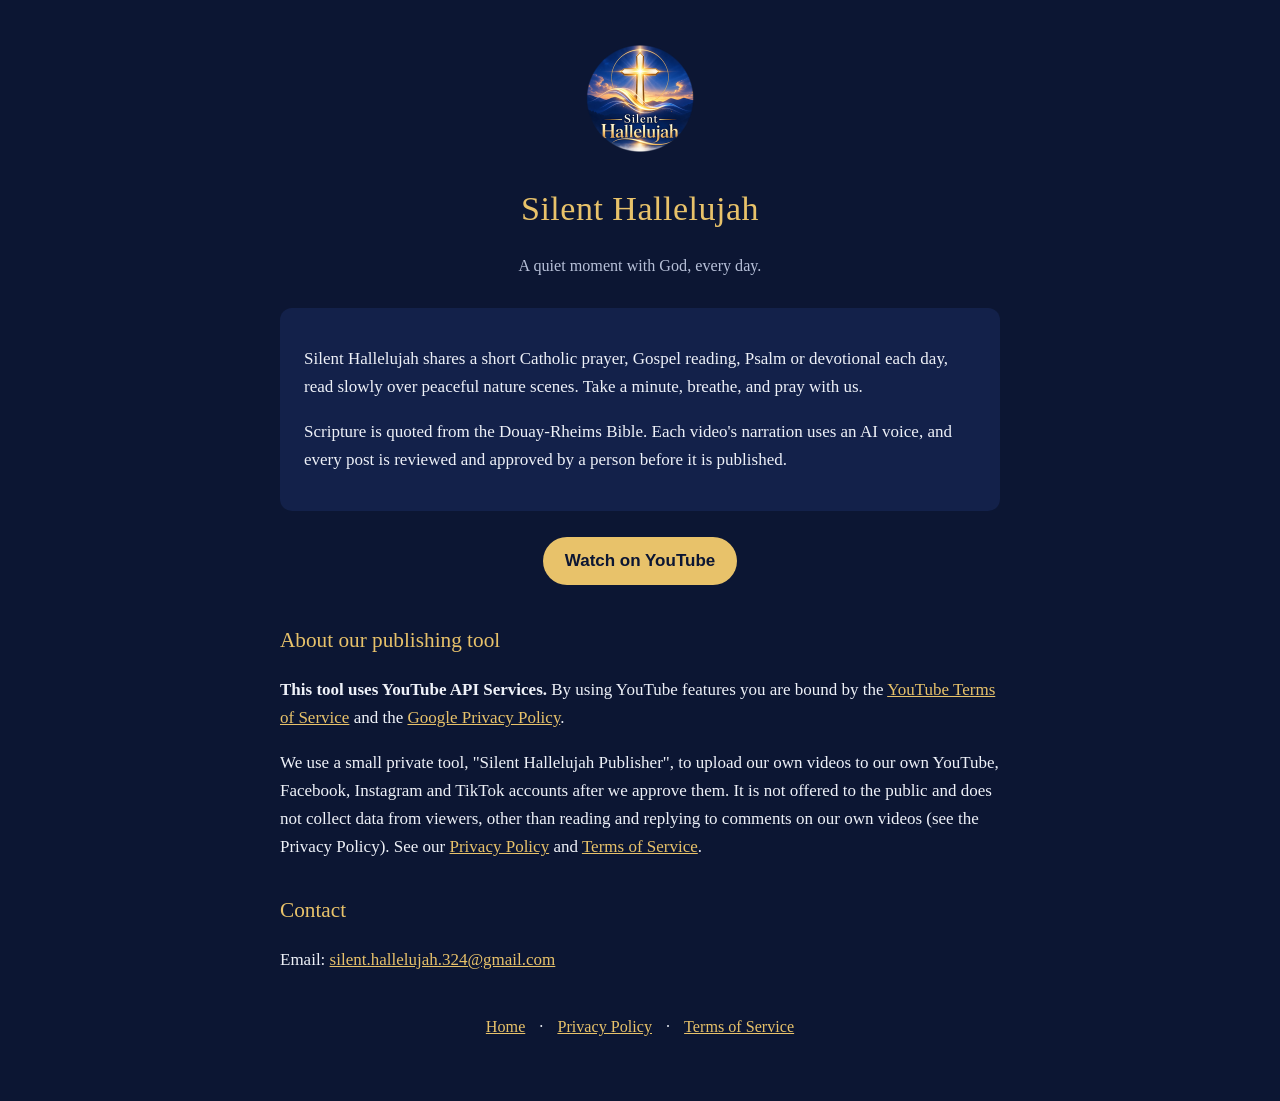
<file: index.html>
<!doctype html>
<html lang="en">
<head>
<meta charset="utf-8">
<meta name="viewport" content="width=device-width, initial-scale=1">
<title>Silent Hallelujah</title>
<meta name="description" content="Silent Hallelujah shares a short Catholic prayer, Gospel or Psalm every day.">
<link rel="icon" href="logo.png">
<link rel="stylesheet" href="style.css">
</head>
<body>
<main>
  <header>
    <img src="logo.png" alt="Silent Hallelujah logo">
    <h1>Silent Hallelujah</h1>
    <p class="muted">A quiet moment with God, every day.</p>
  </header>

  <div class="card">
    <p>Silent Hallelujah shares a short Catholic prayer, Gospel reading, Psalm or devotional each day, read slowly
    over peaceful nature scenes. Take a minute, breathe, and pray with us.</p>
    <p>Scripture is quoted from the Douay-Rheims Bible. Each video's narration uses an AI voice, and every post is
    reviewed and approved by a person before it is published.</p>
  </div>

  <p style="text-align:center">
    <a class="button" href="https://www.youtube.com/@silenthallelujah-b6k7l">Watch on YouTube</a>
  </p>

  <h2>About our publishing tool</h2>
  <p><b>This tool uses YouTube API Services.</b> By using YouTube features you are bound by the
  <a href="https://www.youtube.com/t/terms">YouTube Terms of Service</a> and the
  <a href="https://policies.google.com/privacy">Google Privacy Policy</a>.</p>
  <p>We use a small private tool, "Silent Hallelujah Publisher", to upload our own videos to our own YouTube,
  Facebook, Instagram and TikTok accounts after we approve them. It is not offered to the public and does not
  collect data from viewers, other than reading and replying to comments on our own videos (see the Privacy Policy). See our <a href="privacy.html">Privacy Policy</a> and
  <a href="terms.html">Terms of Service</a>.</p>

  <h2>Contact</h2>
  <p>Email: <a href="mailto:silent.hallelujah.324@gmail.com">silent.hallelujah.324@gmail.com</a></p>

  <nav><a href="index.html">Home</a> · <a href="privacy.html">Privacy Policy</a> · <a href="terms.html">Terms of Service</a></nav>
</main>
</body>
</html>
</file>
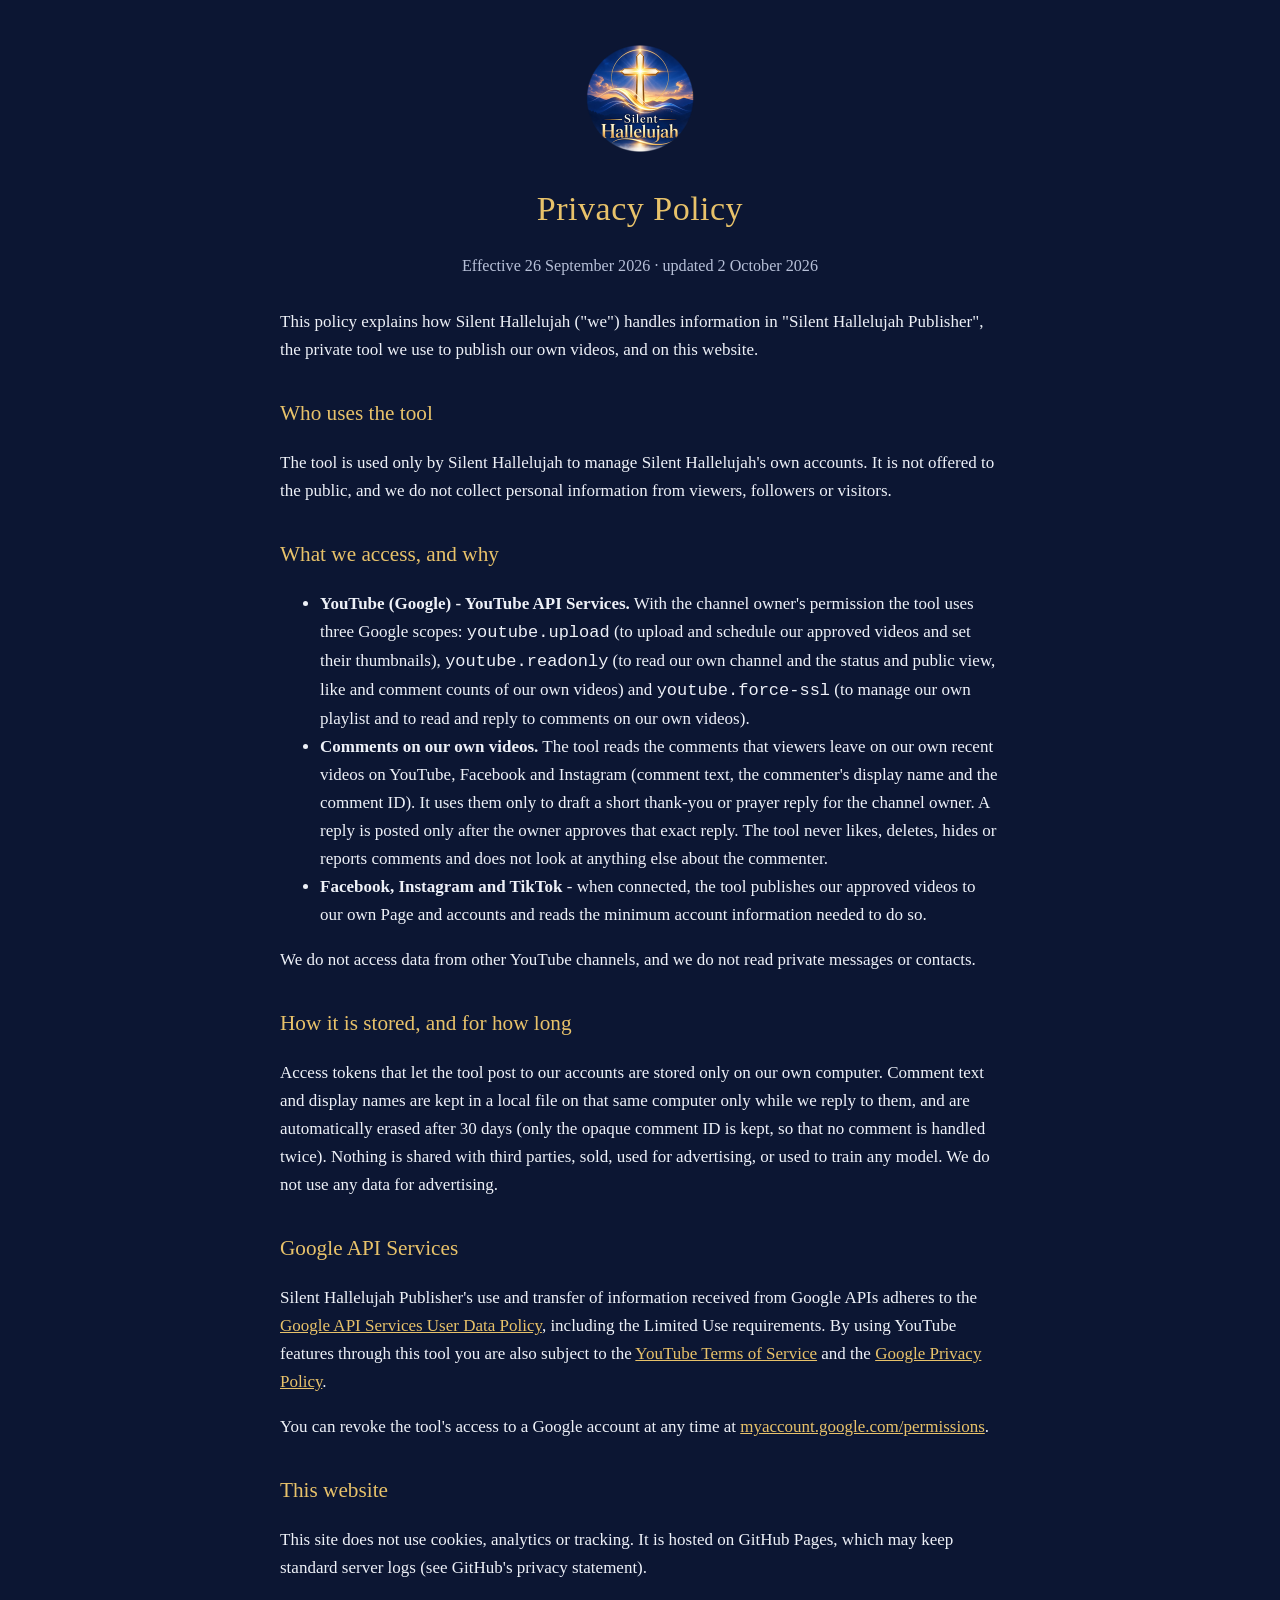
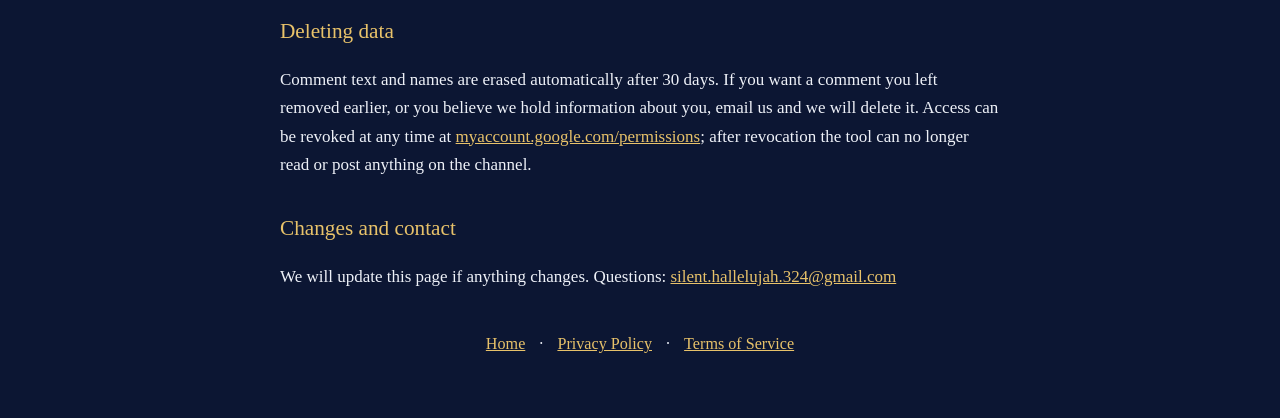
<file: privacy.html>
<!doctype html>
<html lang="en">
<head>
<meta charset="utf-8">
<meta name="viewport" content="width=device-width, initial-scale=1">
<title>Privacy Policy · Silent Hallelujah</title>
<link rel="icon" href="logo.png">
<link rel="stylesheet" href="style.css">
</head>
<body>
<main>
  <header>
    <img src="logo.png" alt="Silent Hallelujah logo">
    <h1>Privacy Policy</h1>
    <p class="muted">Effective 26 September 2026 · updated 2 October 2026</p>
  </header>

  <p>This policy explains how Silent Hallelujah ("we") handles information in "Silent Hallelujah Publisher", the
  private tool we use to publish our own videos, and on this website.</p>

  <h2>Who uses the tool</h2>
  <p>The tool is used only by Silent Hallelujah to manage Silent Hallelujah's own accounts. It is not offered to the
  public, and we do not collect personal information from viewers, followers or visitors.</p>

  <h2>What we access, and why</h2>
  <ul>
    <li><b>YouTube (Google) - YouTube API Services.</b> With the channel owner's permission the tool uses three
    Google scopes: <code>youtube.upload</code> (to upload and schedule our approved videos and set their thumbnails),
    <code>youtube.readonly</code> (to read our own channel and the status and public view, like and comment counts of
    our own videos) and <code>youtube.force-ssl</code> (to manage our own playlist and to read and reply to comments on
    our own videos).</li>
    <li><b>Comments on our own videos.</b> The tool reads the comments that viewers leave on our own recent videos on
    YouTube, Facebook and Instagram (comment text, the commenter's display name and the comment ID). It uses them only
    to draft a short thank-you or prayer reply for the channel owner. A reply is posted only after the owner approves
    that exact reply. The tool never likes, deletes, hides or reports comments and does not look at anything else
    about the commenter.</li>
    <li><b>Facebook, Instagram and TikTok</b> - when connected, the tool publishes our approved videos to our own Page
    and accounts and reads the minimum account information needed to do so.</li>
  </ul>
  <p>We do not access data from other YouTube channels, and we do not read private messages or contacts.</p>

  <h2>How it is stored, and for how long</h2>
  <p>Access tokens that let the tool post to our accounts are stored only on our own computer. Comment text and
  display names are kept in a local file on that same computer only while we reply to them, and are automatically
  erased after 30 days (only the opaque comment ID is kept, so that no comment is handled twice). Nothing is shared
  with third parties, sold, used for advertising, or used to train any model. We do not use any data for
  advertising.</p>

  <h2>Google API Services</h2>
  <p>Silent Hallelujah Publisher's use and transfer of information received from Google APIs adheres to the
  <a href="https://developers.google.com/terms/api-services-user-data-policy">Google API Services User Data Policy</a>,
  including the Limited Use requirements. By using YouTube features through this tool you are also subject to the
  <a href="https://www.youtube.com/t/terms">YouTube Terms of Service</a> and the
  <a href="https://policies.google.com/privacy">Google Privacy Policy</a>.</p>
  <p>You can revoke the tool's access to a Google account at any time at
  <a href="https://myaccount.google.com/permissions">myaccount.google.com/permissions</a>.</p>

  <h2>This website</h2>
  <p>This site does not use cookies, analytics or tracking. It is hosted on GitHub Pages, which may keep standard
  server logs (see GitHub's privacy statement).</p>

  <h2>Deleting data</h2>
  <p>Comment text and names are erased automatically after 30 days. If you want a comment you left removed earlier,
  or you believe we hold information about you, email us and we will delete it. Access can be revoked at any time at
  <a href="https://myaccount.google.com/permissions">myaccount.google.com/permissions</a>; after revocation the tool
  can no longer read or post anything on the channel.</p>

  <h2>Changes and contact</h2>
  <p>We will update this page if anything changes. Questions:
  <a href="mailto:silent.hallelujah.324@gmail.com">silent.hallelujah.324@gmail.com</a></p>

  <nav><a href="index.html">Home</a> · <a href="privacy.html">Privacy Policy</a> · <a href="terms.html">Terms of Service</a></nav>
</main>
</body>
</html>
</file>
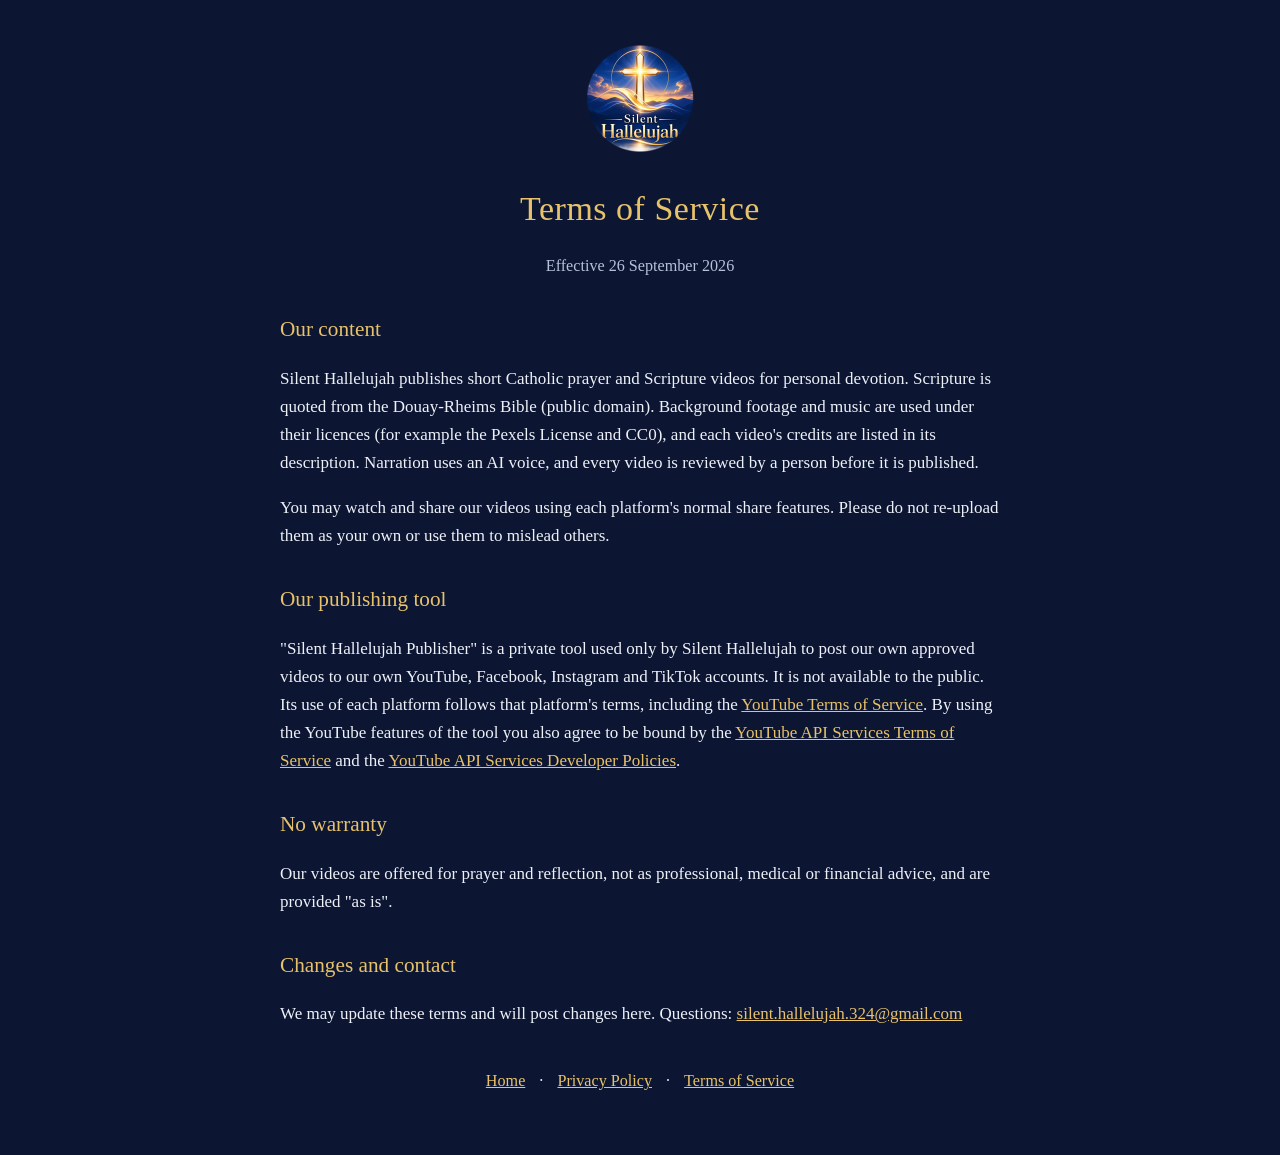
<file: terms.html>
<!doctype html>
<html lang="en">
<head>
<meta charset="utf-8">
<meta name="viewport" content="width=device-width, initial-scale=1">
<title>Terms of Service · Silent Hallelujah</title>
<link rel="icon" href="logo.png">
<link rel="stylesheet" href="style.css">
</head>
<body>
<main>
  <header>
    <img src="logo.png" alt="Silent Hallelujah logo">
    <h1>Terms of Service</h1>
    <p class="muted">Effective 26 September 2026</p>
  </header>

  <h2>Our content</h2>
  <p>Silent Hallelujah publishes short Catholic prayer and Scripture videos for personal devotion. Scripture is quoted
  from the Douay-Rheims Bible (public domain). Background footage and music are used under their licences
  (for example the Pexels License and CC0), and each video's credits are listed in its description. Narration uses an
  AI voice, and every video is reviewed by a person before it is published.</p>
  <p>You may watch and share our videos using each platform's normal share features. Please do not re-upload them as
  your own or use them to mislead others.</p>

  <h2>Our publishing tool</h2>
  <p>"Silent Hallelujah Publisher" is a private tool used only by Silent Hallelujah to post our own approved videos
  to our own YouTube, Facebook, Instagram and TikTok accounts. It is not available to the public. Its use of each
  platform follows that platform's terms, including the
  <a href="https://www.youtube.com/t/terms">YouTube Terms of Service</a>. By using the YouTube features of the tool
  you also agree to be bound by the
  <a href="https://developers.google.com/youtube/terms/api-services-terms-of-service">YouTube API Services Terms of
  Service</a> and the <a href="https://developers.google.com/youtube/terms/developer-policies">YouTube API Services
  Developer Policies</a>.</p>

  <h2>No warranty</h2>
  <p>Our videos are offered for prayer and reflection, not as professional, medical or financial advice, and are
  provided "as is".</p>

  <h2>Changes and contact</h2>
  <p>We may update these terms and will post changes here. Questions:
  <a href="mailto:silent.hallelujah.324@gmail.com">silent.hallelujah.324@gmail.com</a></p>

  <nav><a href="index.html">Home</a> · <a href="privacy.html">Privacy Policy</a> · <a href="terms.html">Terms of Service</a></nav>
</main>
</body>
</html>
</file>
<file: style.css>
:root { --bg: #0c1633; --panel: #13214a; --text: #eef1f8; --muted: #b7c0d8; --gold: #e8c26a; }
* { box-sizing: border-box; }
body { margin: 0; background: var(--bg); color: var(--text); font: 17px/1.65 Georgia, "Times New Roman", serif; }
main { max-width: 760px; margin: 0 auto; padding: 40px 20px 60px; }
header { text-align: center; margin-bottom: 28px; }
header img { width: 120px; height: 120px; }
h1 { color: var(--gold); font-weight: normal; letter-spacing: .5px; margin: 12px 0 4px; }
h2 { color: var(--gold); font-weight: normal; margin-top: 32px; font-size: 1.25em; }
p, li { color: var(--text); }
.muted { color: var(--muted); font-size: .95em; }
a { color: var(--gold); }
.card { background: var(--panel); border-radius: 12px; padding: 20px 24px; margin: 20px 0; }
nav { text-align: center; margin-top: 40px; font-size: .95em; }
nav a { margin: 0 10px; }
.button { display: inline-block; background: var(--gold); color: #0c1633; text-decoration: none; padding: 10px 22px;
          border-radius: 999px; margin: 6px; font-family: Arial, sans-serif; font-weight: bold; }
</file>
